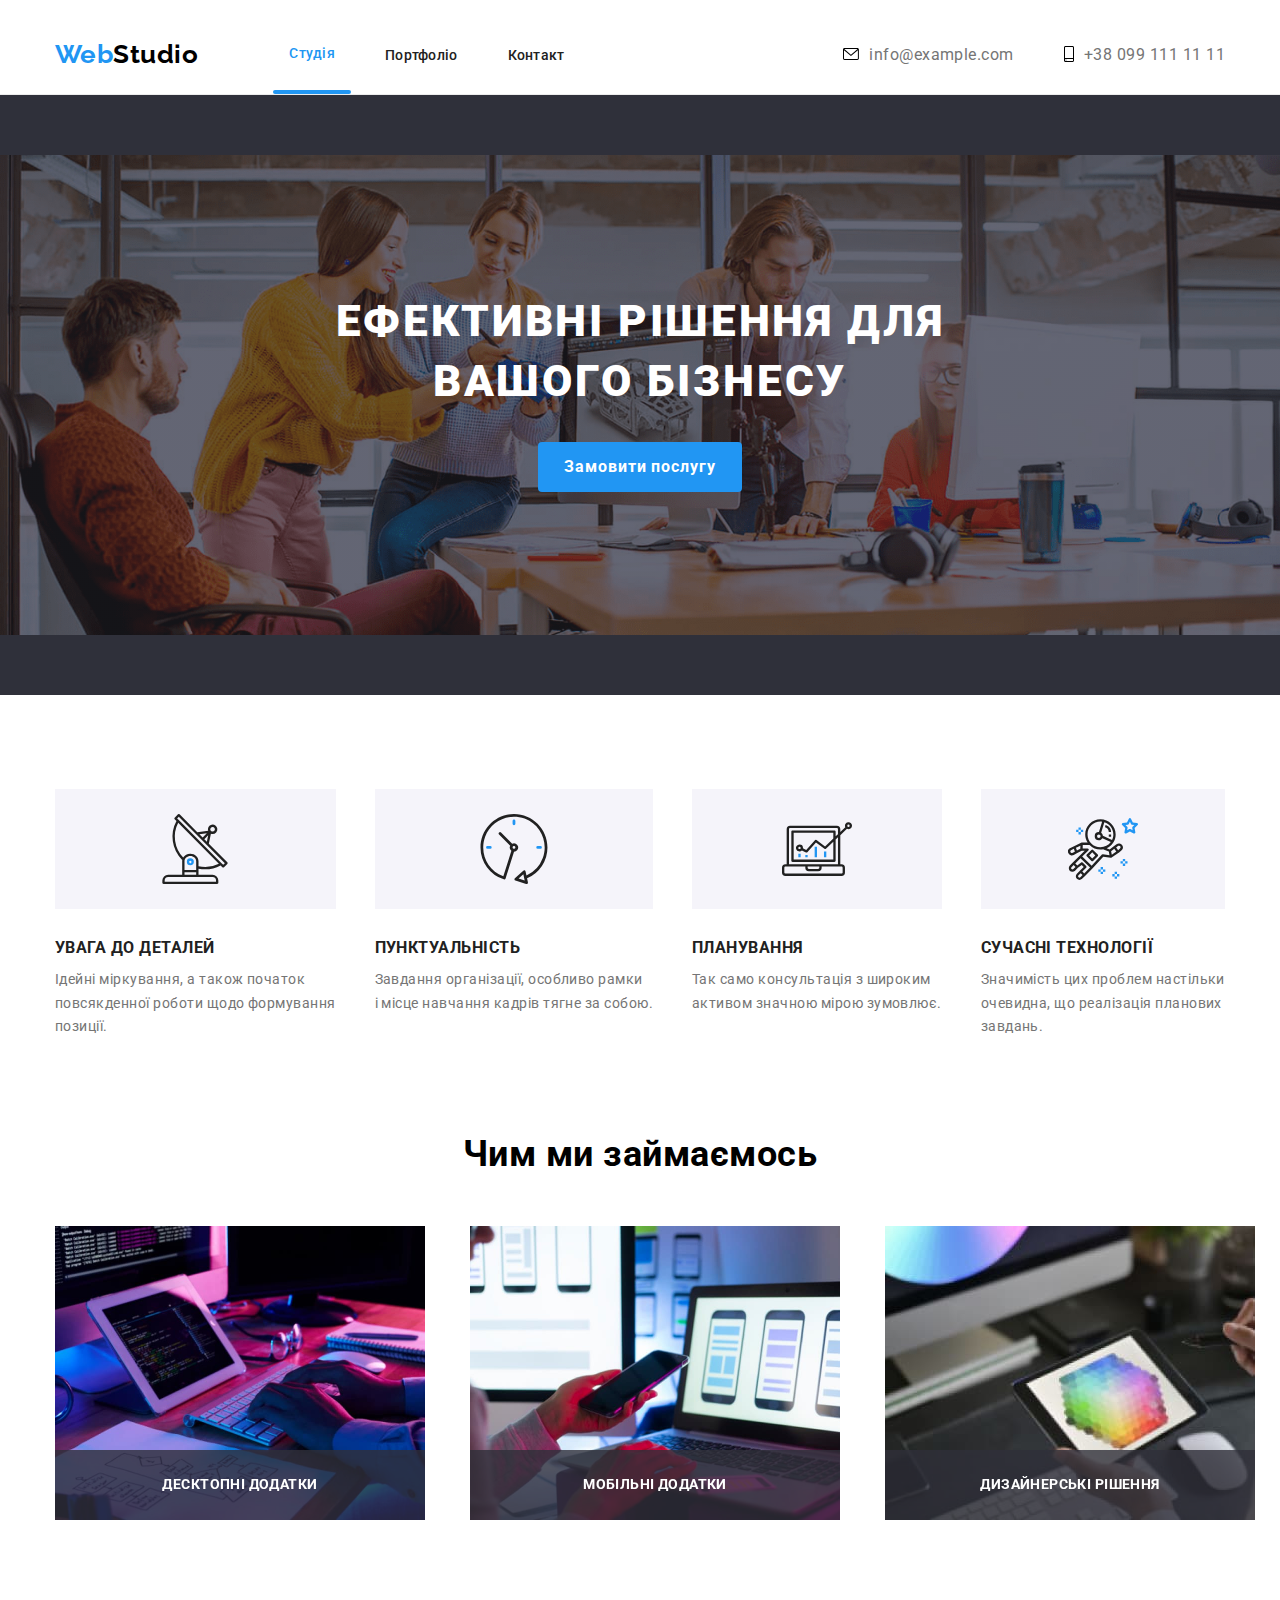
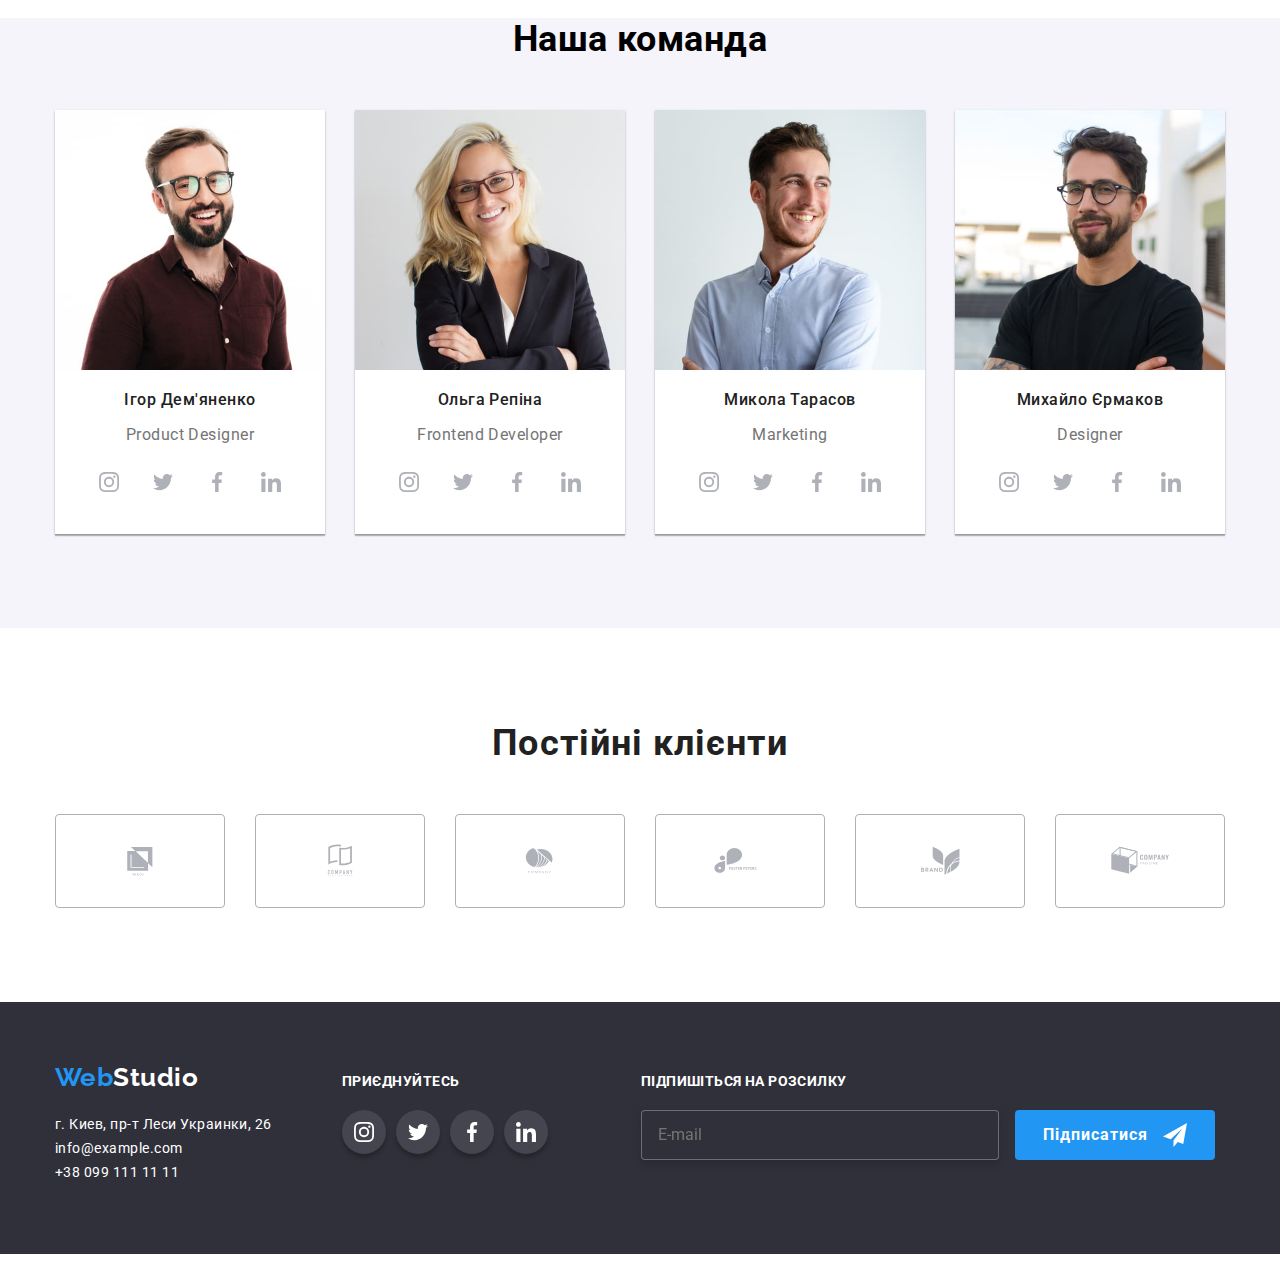
<file: index.html>
<!DOCTYPE html>
<html lang="uk">
  <head>
    <meta charset="UTF-8" />
    <meta http-equiv="X-UA-Compatible" content="IE=edge" />
    <meta name="viewport" content="width=device-width, initial-scale=1.0" />
    <title lang="en">WebStudio</title>
    <link
      href="https://fonts.googleapis.com/css2?family=Raleway:wght@700&family=Roboto:wght@400;500;700;900&display=swap"
      rel="stylesheet"
    />
    <link
      href="https://cdnjs.cloudflare.com/ajax/libs/modern-normalize/1.1.0/modern-normalize.min.css"
      rel="stylesheet"
    />
    <link rel="stylesheet" href="./css/styles.css" />
  </head>
  <body>
    <header>
      <div class="test">
        <div class="container navigation">
          <nav class="nav-container-left">
            <a href="./index.html" lang="en" class="logo"
              >Web<span class="logo-black">Studio</span></a
            >
            <div class="site-nav-container">
              <ul class="site-nav">
                <li>
                  <a href="./index.html" class="current">Студія</a>
                </li>
                <li>
                  <a href="./portfolio.html">Портфоліо</a>
                </li>
                <li>
                  <a href="#">Контакт</a>
                </li>
              </ul>
            </div>
          </nav>
          <div class="nav-container-right">
            <ul class="site-nav-contacts">
              <li class="icon-box">
                <a href="mailto:info@example.com">
                  <svg class="icon-envelope">
                    <use href="./images/symbol-defs.svg#icon-envelope"></use>
                  </svg>
                  <div>info@example.com</div>
                </a>
              </li>
              <li class="icon-box">
                <a href="tel:+380991111111">
                  <svg class="icon-smartphone">
                    <use href="./images/symbol-defs.svg#icon-smartphone"></use>
                  </svg>
                  <div>+38 099 111 11 11</div>
                </a>
              </li>
            </ul>
          </div>
        </div>
      </div>
    </header>

    <main>
      <section class="title-section">
        <div class="container">
          <h1 class="text-big-title">
            Ефективні рішення для<br />
            вашого бізнесу
          </h1>

          <button type="button" class="button-title" data-modal-open>Замовити послугу</button>
      </section>

      <section class="benefits">
        <div class="container">
          <!-- сховали заголовок -->
          <h2 class="visually-hidden">Наші переваги</h2>
          <ul class="benefits-list">
            <li class="icon">
              <h3>Увага до деталей</h3>
              <p>
                Ідейні міркування, а також початок<br />
                повсякденної роботи щодо формування<br />
                позиції.
              </p>
            </li>

            <li class="icon">
              <h3>Пунктуальність</h3>
              <p>
                Завдання організації, особливо рамки<br />
                і місце навчання кадрів тягне за собою.
              </p>
            </li>

            <li class="icon">
              <h3>Планування</h3>
              <p>
                Так само консультація з широким<br />
                активом значною мірою зумовлює.
              </p>
            </li>

            <li class="icon">
              <h3>Сучасні технології</h3>
              <p>
                Значимість цих проблем настільки<br />
                очевидна, що реалізація планових<br />
                завдань.
              </p>
            </li>
          </ul>
          </div>
          <div class="backdrop is-hidden" data-modal>
            <div class="title-modal">
              <button class="modal-button" data-modal-close>
                <svg class="test">
                  <use href="./images/symbol-defs.svg#icon-close-black"></use>
                </svg>
              </button>
              <h2>Залиште свої дані, ми вам передзвонимо</h2>
              <form class="title-form"> 

                <div class="form-group form-first" role="group" aria-labelledby="form-contact">
                  <label>Ім'я
                    <input type="text" name="name" autofocus required autocomplete="name"/>
                    <svg class="form-icon icon-name">
                      <use href="./images/symbol-defs.svg#icon-person-black"></use>
                    </svg>
                  </label>

                  <label>Телефон
                    <input type="tel" name="phone_number" required autocomplete="tel"/>
                    <svg class="form-icon icon-phone">
                      <use href="./images/symbol-defs.svg#icon-phone-black"></use>
                    </svg>
                  </label>

                  <label>Пошта
                    <input type="email" name="email" required autocomplete="email"/>
                    <svg class="form-icon icon-email">
                      <use href="./images/symbol-defs.svg#icon-email-black"></use>
                    </svg>
                  </label>

                  <label>Коментар
                    <textarea name="comment" rows="7" placeholder="Введіть текст" maxlength="1000"></textarea>
                  </label>
                </div>

                <div class="form-group form-second" role="group" aria-labelledby="terms of the contract">
                  <label>
                    <input class="checkbox" type="checkbox" name="policy" value="">
                    Погоджуюся з розсилкою та приймаю
                    <a href="" class="contract">Умови договору</a>
                    <span class="icon-check"></span>
                  </label>
                </div>

                <div class="form-3">
                <button type="submit">Відправити</button>
                </div>
                
              </form>
            </div>
          </div>
      </section>

      <section class="our-works">
        <div class="container">
          <h2>Чим ми займаємось</h2>
          <ul class="our-works-list">
            <li class="our-works-item">
              <img
                src="./images/1/degin1.jpg"
                alt="Людина набирає текст на клавіатурі"
                width="370"
              />
              <div class="our-works-basement">
                <p>Десктопні додатки</p>
              </div>
            </li>
            <li class="our-works-item">
              <img
                src="./images/1/degin2.jpg"
                alt="програміст робить дизайн сайту для телефону"
                width="370"
              />
              <div class="our-works-basement">
                <p>Мобільні додатки</p>
              </div>
            </li>
            <li class="our-works-item">
              <img
                src="./images/1/degin3.jpg"
                alt="дизайнер підбирає кольори"
                width="370"
              />
              <div class="our-works-basement">
                <p>Дизайнерські рішення</p>
              </div>
            </li>
          </ul>
        </div>
      </section>

      <section class="team-title">
        <div class="container">
          <h2>Наша команда</h2>
          <ul class="team-list">
            <li class="team">
              <img
                src="./images/1/igor.jpg"
                alt="Ігор Дем'яненко"
                width="270"
              />
              <h3>Ігор Дем'яненко</h3>
              <p lang="en">Product Designer</p>
              <ul class="action">
                <li class="social-nets">
                  <a href="">
                    <svg class="social-nets-icon">
                      <use
                        href="./images/symbol-defs.svg#icon-instagram-gray"
                      ></use>
                    </svg>
                  </a>
                </li>
                <li class="social-nets">
                  <a href="">
                    <svg class="social-nets-icon">
                      <use
                        href="./images/symbol-defs.svg#icon-twitter-gray"
                      ></use>
                    </svg>
                  </a>
                </li>
                <li class="social-nets">
                  <a href="">
                    <svg class="social-nets-icon">
                      <use
                        href="./images/symbol-defs.svg#icon-facebook-gray"
                      ></use>
                    </svg>
                  </a>
                </li>
                <li class="social-nets">
                  <a href="">
                    <svg class="social-nets-icon">
                      <use
                        href="./images/symbol-defs.svg#icon-linkedin-gray"
                      ></use>
                    </svg>
                  </a>
                </li>
              </ul>
            </li>

            <li class="team">
              <img src="./images/1/olga.jpg" alt="Ольга Репіна" width="270" />
              <h3>Ольга Репіна</h3>
              <p lang="en">Frontend Developer</p>
              <ul class="action">
                <li class="social-nets">
                  <a href="">
                    <svg class="social-nets-icon">
                      <use
                        href="./images/symbol-defs.svg#icon-instagram-gray"
                      ></use>
                    </svg>
                  </a>
                </li>
                <li class="social-nets">
                  <a href="">
                    <svg class="social-nets-icon">
                      <use
                        href="./images/symbol-defs.svg#icon-twitter-gray"
                      ></use>
                    </svg>
                  </a>
                </li>
                <li class="social-nets">
                  <a href="">
                    <svg class="social-nets-icon">
                      <use
                        href="./images/symbol-defs.svg#icon-facebook-gray"
                      ></use>
                    </svg>
                  </a>
                </li>
                <li class="social-nets">
                  <a href="">
                    <svg class="social-nets-icon">
                      <use
                        href="./images/symbol-defs.svg#icon-linkedin-gray"
                      ></use>
                    </svg>
                  </a>
                </li>
              </ul>
            </li>

            <li class="team">
              <img
                src="./images/1/mykola.jpg"
                alt="Микола Тарасов"
                width="270"
              />
              <h3>Микола Тарасов</h3>
              <p lang="en">Marketing</p>
              <ul class="action">
                <li class="social-nets">
                  <a href="">
                    <svg class="social-nets-icon">
                      <use
                        href="./images/symbol-defs.svg#icon-instagram-gray"
                      ></use>
                    </svg>
                  </a>
                </li>
                <li class="social-nets">
                  <a href="">
                    <svg class="social-nets-icon">
                      <use
                        href="./images/symbol-defs.svg#icon-twitter-gray"
                      ></use>
                    </svg>
                  </a>
                </li>
                <li class="social-nets">
                  <a href="">
                    <svg class="social-nets-icon">
                      <use
                        href="./images/symbol-defs.svg#icon-facebook-gray"
                      ></use>
                    </svg>
                  </a>
                </li>
                <li class="social-nets">
                  <a href="">
                    <svg class="social-nets-icon">
                      <use
                        href="./images/symbol-defs.svg#icon-linkedin-gray"
                      ></use>
                    </svg>
                  </a>
                </li>
              </ul>
            </li>

            <li class="team">
              <img
                src="./images/1/mihail.jpg"
                alt="Михайло Єрмаков"
                width="270"
              />
              <h3>Михайло Єрмаков</h3>
              <p lang="en">Designer</p>
              <ul class="action">
                <li class="social-nets">
                  <a href="">
                    <svg class="social-nets-icon">
                      <use
                        href="./images/symbol-defs.svg#icon-instagram-gray"
                      ></use>
                    </svg>
                  </a>
                </li>
                <li class="social-nets">
                  <a href="">
                    <svg class="social-nets-icon">
                      <use
                        href="./images/symbol-defs.svg#icon-twitter-gray"
                      ></use>
                    </svg>
                  </a>
                </li>
                <li class="social-nets">
                  <a href="">
                    <svg class="social-nets-icon">
                      <use
                        href="./images/symbol-defs.svg#icon-facebook-gray"
                      ></use>
                    </svg>
                  </a>
                </li>
                <li class="social-nets">
                  <a href="">
                    <svg class="social-nets-icon">
                      <use
                        href="./images/symbol-defs.svg#icon-linkedin-gray"
                      ></use>
                    </svg>
                  </a>
                </li>
              </ul>
            </li>
          </ul>
        </div>
      </section>

      <section>
        <div class="container section-client">
          <h2>Постійні клієнти</h2>
          <ul class="client">
            <li>
              <a href="">
                <svg class="client-icon">
                  <use href="./images/symbol-defs.svg#icon-Client-1"></use>
                </svg>
              </a>
            </li>
            <li>
              <a href="">
                <svg class="client-icon">
                  <use href="./images/symbol-defs.svg#icon-Client-2"></use>
                </svg>
              </a>
            </li>
            <li>
              <a href="">
                <svg class="client-icon">
                  <use href="./images/symbol-defs.svg#icon-Client-3"></use>
                </svg>
              </a>
            </li>
            <li>
              <a href="">
                <svg class="client-icon">
                  <use href="./images/symbol-defs.svg#icon-Client-4"></use>
                </svg>
              </a>
            </li>
            <li>
              <a href="">
                <svg class="client-icon">
                  <use href="./images/symbol-defs.svg#icon-Client-5"></use>
                </svg>
              </a>
            </li>
            <li>
              <a href="">
                <svg class="client-icon">
                  <use href="./images/symbol-defs.svg#icon-Client-6"></use>
                </svg>
              </a>
            </li>
          </ul>
        </div>
      </section>
    </main>

    <footer>
      <div class="container footer-container">
        <div class="footer-left">
          <a href="./index.html" lang="en" class="logo logo-focus"
            >Web<span class="logo-white">Studio</span></a
          >
          <address>
            <ul class="footer-address">
              <li>
                <a
                  href="https://goo.gl/maps/CPtrU1FHBa2aNyZL9"
                  target="_blank"
                  rel="noopener noreferrer nofollow"
                  >г. Киев, пр-т Леси Украинки, 26</a
                ><br />
              </li>

              <li class="foorer-mail">
                <a href="mailto:info@example.com">info@example.com</a><br />
              </li>

              <li class="foorer-phone">
                <a href="tel:+380991111111">+38 099 111 11 11</a>
              </li>
            </ul>
          </address>
        </div>
        <div class="join">
          <h2>Приєднуйтесь</h2>
          <ul class="footer-icon">
            <li class="grey-icon-set">
              <a href="">
                <svg class="grey-icon-item">
                  <use
                    href="./images/symbol-defs.svg#icon-instagram-white"
                  ></use>
                </svg>
              </a>
            </li>
            <li class="grey-icon-set">
              <a href="">
                <svg class="grey-icon-item">
                  <use href="./images/symbol-defs.svg#icon-twitter-white"></use>
                </svg>
              </a>
            </li>
            <li class="grey-icon-set">
              <a href="">
                <svg class="grey-icon-item">
                  <use
                    href="./images/symbol-defs.svg#icon-facebook-white"
                  ></use>
                </svg>
              </a>
            </li>
            <li class="grey-icon-set">
              <a href="">
                <svg class="grey-icon-item">
                  <use
                    href="./images/symbol-defs.svg#icon-linkedin-white"
                  ></use>
                </svg>
              </a>
            </li>
          </ul>
        </div>
        <div class="mailing">
          <h2>Підпишіться на розсилку</h2>
          <div class="mailing-form">
            <form>
              <input type="email" name="E-mail" placeholder="E-mail" required >
              <button type="submit">Підписатися
                <svg class="icon-button">
                  <use href="./images/symbol-defs.svg#icon-icon-send"></use>
                </svg>
              </button>
            </form>
        </div>
      </div>
    </footer>

    <script src="./js/modal.js"></script>

  </body>
</html>
</file>
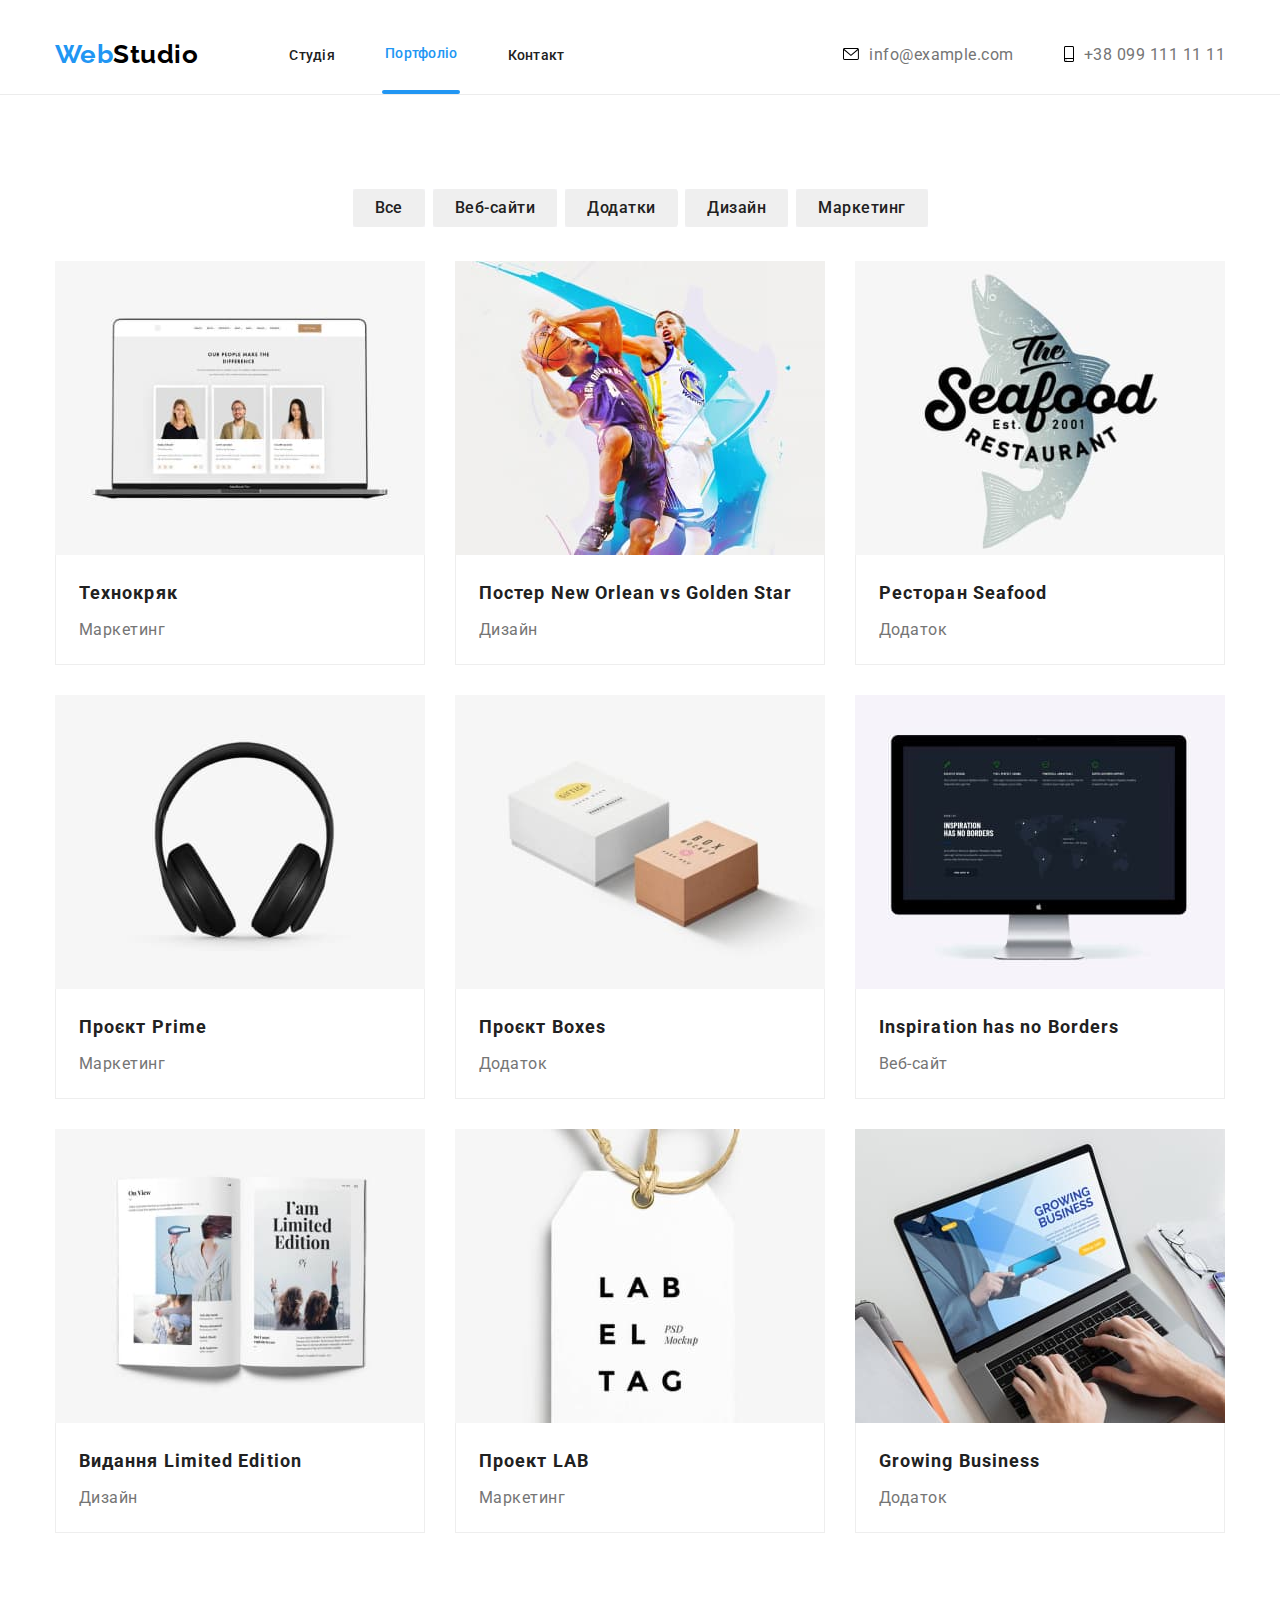
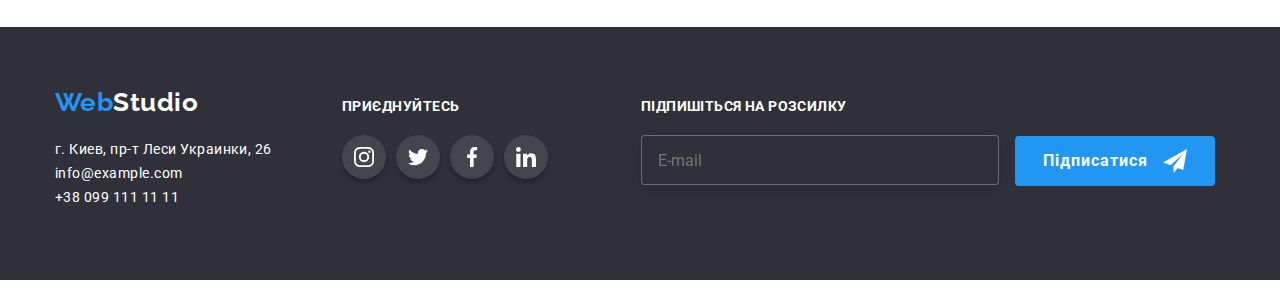
<file: portfolio.html>
<!DOCTYPE html>
<html lang="uk">
  <head>
    <meta charset="UTF-8" />
    <meta http-equiv="X-UA-Compatible" content="IE=edge" />
    <meta name="viewport" content="width=device-width, initial-scale=1.0" />
    <title lang="en">WebStudio</title>
    <link
      href="https://fonts.googleapis.com/css2?family=Raleway:wght@700&family=Roboto:wght@400;500;700;900&display=swap"
      rel="stylesheet"
    />
    <link
      href="https://cdnjs.cloudflare.com/ajax/libs/modern-normalize/1.1.0/modern-normalize.min.css"
      rel="stylesheet"
    />
    <link rel="stylesheet" href="./css/styles.css" />
  </head>

  <body>
    <header>
      <div class="container navigation">
        <nav class="nav-container-left">
          <a href="./index.html" lang="en" class="logo"
            >Web<span class="logo-black">Studio</span></a
          >
          <div class="site-nav-container">
            <ul class="site-nav">
              <li>
                <a href="./index.html">Студія</a>
              </li>
              <li>
                <a href="./portfolio.html" class="current">Портфоліо</a>
              </li>
              <li>
                <a href="#">Контакт</a>
              </li>
            </ul>
          </div>
        </nav>
        <div class="nav-container-right">
          <ul class="site-nav-contacts">
            <li class="icon-box">
              <a href="mailto:info@example.com">
                <svg class="icon-envelope">
                  <use href="./images/symbol-defs.svg#icon-envelope"></use>
                </svg>
                <div>info@example.com</div>
              </a>
            </li>
            <li class="icon-box">
              <a href="tel:+380991111111">
                <svg class="icon-smartphone">
                  <use href="./images/symbol-defs.svg#icon-smartphone"></use>
                </svg>
                <div>+38 099 111 11 11</div>
              </a>
            </li>
          </ul>
        </div>
      </div>
    </header>

    <main>
      <div class="container">
        <div class="portfolio-buttons">
          <h1 class="visually-hidden">Портфоліо</h1>
          <ul class="list-buttons">
            <li class="item-button">
              <button type="button">Все</button>
            </li>

            <li class="item-button">
              <!--щоб не робився перенос тире, вставляємо спец-символ-->
              <button type="button">Веб&#8209;сайти</button>
            </li>

            <li class="item-button">
              <button type="button">Додатки</button>
            </li>

            <li class="item-button">
              <button type="button">Дизайн</button>
            </li>

            <li class="item-button">
              <button type="button">Маркетинг</button>
            </li>
          </ul>
        </div>

        <div class="portfolio">
          <ul class="card-set">
            <li class="item">
              <a href="#">
                <div class="card">
                  <img
                    src="./images/2/tehnokryak.jpg"
                    alt="tehnokryak"
                    width="370"
                  />
                  <div class="modal-box">
                    <p class="modal-text">
                      Ресурс пропонує комплексні пропозиції з різним рівнем
                      функціоналу та сервісів. Все це дозволить відвідувачу
                      отримати вичерпні відомості про компанію чи приватну
                      особу.
                    </p>
                  </div>
                </div>
                <div class="under-foto">
                  <h2>Технокряк</h2>
                  <p>Маркетинг</p>
                </div>
              </a>
            </li>

            <li class="item">
              <a href="#">
                <div class="card">
                  <img
                    src="./images/2/poster-new.jpg"
                    alt="poster"
                    width="370"
                  />
                  <div class="modal-box">
                    <p class="modal-text">
                      Ресурс пропонує комплексні пропозиції з різним рівнем
                      функціоналу та сервісів. Все це дозволить відвідувачу
                      отримати вичерпні відомості про компанію чи приватну
                      особу.
                    </p>
                  </div>
                </div>
                <div class="under-foto">
                  <h2>Постер New Orlean vs Golden Star</h2>
                  <p>Дизайн</p>
                </div>
              </a>
            </li>

            <li class="item">
              <a href="#">
                <div class="card">
                  <img
                    src="./images/2/restoran.jpg"
                    alt="restoran"
                    width="370"
                  />
                  <div class="modal-box">
                    <p class="modal-text">
                      Ресурс пропонує комплексні пропозиції з різним рівнем
                      функціоналу та сервісів. Все це дозволить відвідувачу
                      отримати вичерпні відомості про компанію чи приватну
                      особу.
                    </p>
                  </div>
                </div>
                <div class="under-foto">
                  <h2>Ресторан Seafood</h2>
                  <p>Додаток</p>
                </div>
              </a>
            </li>

            <li class="item">
              <a href="#">
                <div class="card">
                  <img src="./images/2/prime.jpg" alt="prime" width="370" />
                  <div class="modal-box">
                    <p class="modal-text">
                      Ресурс пропонує комплексні пропозиції з різним рівнем
                      функціоналу та сервісів. Все це дозволить відвідувачу
                      отримати вичерпні відомості про компанію чи приватну
                      особу.
                    </p>
                  </div>
                </div>
                <div class="under-foto">
                  <h2>Проєкт Prime</h2>
                  <p>Маркетинг</p>
                </div>
              </a>
            </li>

            <li class="item">
              <a href="#">
                <div class="card">
                  <img src="./images/2/boxes.jpg" alt="boxes" width="370" />
                  <div class="modal-box">
                    <p class="modal-text">
                      Ресурс пропонує комплексні пропозиції з різним рівнем
                      функціоналу та сервісів. Все це дозволить відвідувачу
                      отримати вичерпні відомості про компанію чи приватну
                      особу.
                    </p>
                  </div>
                </div>
                <div class="under-foto">
                  <h2>Проєкт Boxes</h2>
                  <p>Додаток</p>
                </div>
              </a>
            </li>

            <li class="item">
              <a href="#">
                <div class="card">
                  <img
                    src="./images/2/inspiration.jpg"
                    alt="inspiration"
                    width="370"
                  />
                  <div class="modal-box">
                    <p class="modal-text">
                      Ресурс пропонує комплексні пропозиції з різним рівнем
                      функціоналу та сервісів. Все це дозволить відвідувачу
                      отримати вичерпні відомості про компанію чи приватну
                      особу.
                    </p>
                  </div>
                </div>
                <div class="under-foto">
                  <h2>Inspiration has no Borders</h2>
                  <p>Веб-сайт</p>
                </div>
              </a>
            </li>

            <li class="item">
              <a href="#">
                <div class="card">
                  <img
                    src="./images/2/limited.jpg"
                    alt="limited edition"
                    width="370"
                  />
                  <div class="modal-box">
                    <p class="modal-text">
                      Ресурс пропонує комплексні пропозиції з різним рівнем
                      функціоналу та сервісів. Все це дозволить відвідувачу
                      отримати вичерпні відомості про компанію чи приватну
                      особу.
                    </p>
                  </div>
                </div>
                <div class="under-foto">
                  <h2>Видання Limited Edition</h2>
                  <p>Дизайн</p>
                </div>
              </a>
            </li>

            <li class="item">
              <a href="#">
                <div class="card">
                  <img src="./images/2/lab.jpg" alt="proect lab" width="370" />
                  <div class="modal-box">
                    <p class="modal-text">
                      Ресурс пропонує комплексні пропозиції з різним рівнем
                      функціоналу та сервісів. Все це дозволить відвідувачу
                      отримати вичерпні відомості про компанію чи приватну
                      особу.
                    </p>
                  </div>
                </div>
                <div class="under-foto">
                  <h2>Проект LAB</h2>
                  <p>Маркетинг</p>
                </div>
              </a>
            </li>

            <li class="item">
              <a href="#">
                <div class="card">
                  <img
                    src="./images/2/growing.jpg"
                    alt="Growing Business"
                    width="370"
                  />
                  <div class="modal-box">
                    <p class="modal-text">
                      Ресурс пропонує комплексні пропозиції з різним рівнем
                      функціоналу та сервісів. Все це дозволить відвідувачу
                      отримати вичерпні відомості про компанію чи приватну
                      особу.
                    </p>
                  </div>
                </div>
                <div class="under-foto">
                  <h2>Growing Business</h2>
                  <p>Додаток</p>
                </div>
              </a>
            </li>
          </ul>
        </div>
      </div>
    </main>

    <footer>
      <div class="container footer-container">
        <div class="footer-left">
          <a href="./index.html" lang="en" class="logo logo-focus"
            >Web<span class="logo-white">Studio</span></a
          >
          <address>
            <ul class="footer-address">
              <li>
                <a
                  href="https://goo.gl/maps/CPtrU1FHBa2aNyZL9"
                  target="_blank"
                  rel="noopener noreferrer nofollow"
                  >г. Киев, пр-т Леси Украинки, 26</a
                ><br />
              </li>

              <li class="foorer-mail">
                <a href="mailto:info@example.com">info@example.com</a><br />
              </li>

              <li class="foorer-phone">
                <a href="tel:+380991111111">+38 099 111 11 11</a>
              </li>
            </ul>
          </address>
        </div>
        <div class="join">
          <h2>Приєднуйтесь</h2>
          <ul class="footer-icon">
            <li class="grey-icon-set">
              <a href="">
                <svg class="grey-icon-item">
                  <use
                    href="./images/symbol-defs.svg#icon-instagram-white"
                  ></use>
                </svg>
              </a>
            </li>
            <li class="grey-icon-set">
              <a href="">
                <svg class="grey-icon-item">
                  <use href="./images/symbol-defs.svg#icon-twitter-white"></use>
                </svg>
              </a>
            </li>
            <li class="grey-icon-set">
              <a href="">
                <svg class="grey-icon-item">
                  <use
                    href="./images/symbol-defs.svg#icon-facebook-white"
                  ></use>
                </svg>
              </a>
            </li>
            <li class="grey-icon-set">
              <a href="">
                <svg class="grey-icon-item">
                  <use
                    href="./images/symbol-defs.svg#icon-linkedin-white"
                  ></use>
                </svg>
              </a>
            </li>
          </ul>
        </div>
        <div class="mailing">
          <h2>Підпишіться на розсилку</h2>
          <div class="mailing-form">
            <form>
              <input type="email" name="E-mail" placeholder="E-mail" required >
              <button type="submit">Підписатися
                <svg class="icon-button">
                  <use href="./images/symbol-defs.svg#icon-icon-send"></use>
                </svg>
              </button>
            </form>
        </div>
      </div>
    </footer>

  </body>
</html>
</file>
<file: css/styles.css>
:root {
    --title-text-color: rgba(33, 33, 33, 1);
    --pargraf-text-color: rgba(117, 117, 117, 1);
    --dark-background: rgba(47, 48, 58, 1);
    --white: rgba(255, 255, 255, 1);
    --blue: rgba(33, 150, 243, 1);

}

:focus {
    outline: none;
}

a:hover {
    border: blue;
}

hover,
focus,
focus-within {
    transition: 250ms cubic-bezier(0.4, 0, 0.2, 1);
}


body {
    background-color: var(--white);
    font-family: roboto, sans-serif;
    letter-spacing: 0.03em;
    line-height: 1.2;

    margin-top: 15px;
    margin-bottom: 15px;
}

body a {
    text-decoration: none;
    color: currentColor;
}

/* убираем маркеры в списках */
ul {
    list-style: none;
    margin: 0;
    padding: 0;
}

button {
    font-family: inherit;
    cursor: pointer;
    color: var(--title-text-color);
    font-weight: 500;
    font-size: 16px;
    line-height: 1.62;
    text-align: center;
    letter-spacing: 0.03em;
    border: none;
    border-radius: 4px;
    padding: 6px 22px;
    transition: 250ms cubic-bezier(0.4, 0, 0.2, 1);
}

/* цвет кнопки гпавной при ховере 188CE8 */
button:hover {
    color: var(--white);
    background-color: var(--blue);

}

button:focus {
    color: var(--white);
    background-color: var(--blue);
    outline: 3px solid black;
}

.container {
    margin-left:auto;
    margin-right: auto;
    padding-left: 15px;
    padding-right: 15px;
    width: 1200px;
    outline: 2px solid none;
}

.visually-hidden {
    position: absolute;
    white-space: nowrap;
    width: 1px;
    height: 1px;
    overflow: hidden;
    border: 0;
    padding: 0;
    clip: rect(0 0 0 0);
    clip-path: inset(50%);
    margin: -1px;
}

.logo {
    color: var(--blue);
    font-size: 26px;
    font-family: raleway, sans-serif;
    font-weight: 700;
    font-size: 26px;
    line-height: 1.19;
    }

.logo-black {
    color: rgba(0, 0, 0, 1);
}

.logo-white {
    color: var(--white);
}

header {
    border-bottom: 1px solid rgba(236, 236, 236, 1);
}

.navigation {
    position: relative;
    display: flex;
    align-items: center;
    padding-top: 24px;
    padding-bottom: 24px;
    
}

.nav-container-left {
    display: flex;
    align-items: center;
    
}
.site-nav-container {
    margin-left: 91px;
}

.site-nav-container li {
    margin-right: 50px;
}

.site-nav {
    display: flex;
    align-items: center;
    margin: 0;
    padding: 0;
}

.site-nav a {
    color: var(--title-text-color);
    font-weight: 500;
    font-size: 14px;
    line-height: 1.14;
    letter-spacing: 0.02em;
}

/* виділяємо поточну сторінку(студіо, портфоліо, контакти) */
.site-nav a.current {
    color: var(--blue);
    display: flex;
    justify-content: center;
}

.current::after {
    position: absolute;
    bottom: 0;
    content: "";
    width: 78px;
    height: 4px;
    background-color: currentColor;
    border-radius: 2px;
}

.navigation a:hover {
    color: var(--blue);
    fill: var(--blue);
}

.navigation a:focus {
    color: var(--blue);
    fill: var(--blue);
    outline: 3px solid black;
}

.nav-container-right {
    margin-left: auto;
    align-items: center;
}

.site-nav-contacts {
    display: flex;
    align-items: center;
    margin: 0;
    padding: 0;
}

.site-nav-contacts a {
    color: var(--pargraf-text-color);
}

.site-nav-contacts a:hover {
    color: var(--blue);
}

.site-nav-contacts a:focus {
    color: var(--blue);
    outline: 3px solid black;
}

.site-nav-contacts li {
    margin-left: 50px;
}

.icon-envelope {
    width: 16px;
    height: 12px;
    margin-right: 10px;
}

.icon-smartphone {
    width: 10px;
    height: 16px;
    margin-right: 10px;
}

.icon-box a {
    display: flex;
    align-items: center;
}
.title-section {
    max-width: 1600px;
    margin-left: auto;
    margin-right: auto;
    height: 600px;
    color: var(--white);
    background-image: linear-gradient(
        to right,
        rgba(47, 48, 58, 0.4),
        rgba(47, 48, 58, 0.4)
        ), url(../images/1/bg-title.png);
    background-color: var(--dark-background);
    background-size: contain;
    background-position: center;
    background-repeat: no-repeat;
    text-align: center;
    outline: 2px solid none;
    padding-top: 197px;
    padding-bottom: 203px;
}

/* зробили всі літери великими text-transform: uppercase; */
.text-big-title {
    font-weight: 900;
    font-size: 44px;
    line-height: 1.36;
    letter-spacing: 0.06em;
    text-transform: uppercase;
    text-align: center;
    margin: 0;
}
/*основа під модальне вікно*/
.backdrop {
    position: fixed;
    top: 0;
    left: 0;
    width: 100%;
    height: 100%;
    background-color: rgba(0, 0, 0, 0.2);
    transition: 250ms cubic-bezier(0.4, 0, 0.2, 1);
}

.backdrop.is-hidden {
    opacity: 0;
    pointer-events: none;
}

.backdrop.is-hidden .title-modal {
    transform: scale(0.8) translate(-50%, -50%);
}

.title-modal {
    /*ставимо модальне вікно по центру*/
    position: absolute;
    top: 50%;
    left: 50%;
    transform:scale(1) translate(-50%, -50%);

    display: block;
    min-width: 528px;
    min-height: 581px;
    padding: 40px;

    background-color: var(--white);
    box-shadow: 0px 1px 3px rgba(0, 0, 0, 0.12), 0px 1px 1px rgba(0, 0, 0, 0.14), 0px 2px 1px rgba(0, 0, 0, 0.2);
    border-radius: 4px;
    z-index: 2;
    
}

.title-modal h2 {
    margin-top: 0;
    margin-bottom: 0;
}

.title-form {
    display: inline-block;
    width: 100%;
}

.form-first {
    display: block;
    margin-top: 2px;

}

.form-first label {
    position: relative;
    display: flex;
    flex-direction: column;
    margin-top: 10px;

    font-weight: 400;
    font-size: 12px;
    line-height: 1,17px;
    letter-spacing: 0.01em;
    color: var(--pargraf-text-color);
}

textarea {
    resize: none;
    padding: 11px 16px;
}

.form-first input,
.form-first textarea {
    margin-top: 4px;
    border: 1px solid rgba(33, 33, 33, 0.2);
    border-radius: 4px;
}

.form-first input {
    height: 40px;
    padding-left: 42px;
}

.form-first textarea::placeholder {
    font-style: normal;
    font-weight: 400;
    font-size: 12px;
    line-height: 14px;
    letter-spacing: 0.01em;
    color: rgba(117, 117, 117, 0.5);
}

.form-first input:focus,
.form-first textarea:focus {
    border: 1px solid var(--blue);
}

.form-first input:focus+ .form-icon {
    fill: var(--blue);
}

.form-icon {
    width: 18px;
    position: absolute;
    z-index: 2;
    left: 12px;
    top: -65%;
    fill: var(--title-text-color);
}

.checkbox {
    /*
    appearance: none;
    -moz-appearance: none;
    -webkit-appearance: none;
*/
    position: absolute;
    width: 1px;
    height: 1px;
    margin: -1px;
    border: 0;
    padding: 0;
    clip: rect(0 0 0 0);
    overflow: hidden;

}

.form-second {
    position: relative;
    margin-top: 20px;
}

.form-second label {
    display: flex;
    justify-content: center;
} 


.icon-check {
    position: absolute;
    left: 9px;
    top: 1px;
    content: "";
    width: 16px;
    height: 15px;
    border: 2px solid var(--title-text-color);
    border-radius: 10%;
}

.checkbox:checked~ .icon-check {
   background-image: url(../images/icons.svg/icon-check.svg);
   background-size: contain;
   background-origin: border-box;
   border-color: transparent;
}


.contract {
    text-decoration: underline;
    color: var(--blue);
}

.form-3{
    text-align: center;
}

.title-form button {
    margin-top: 30PX;
    padding: 10px 52px;
}

.form-3 button {
    
    background-color: var(--blue);
    color: var(--white);
    font-weight: 700;
    font-size: 16px;
    line-height: 1.88;
    letter-spacing: 0.06em;
}

.modal-button {
    position: absolute;
    right: 8px;
    top: 8px;
    /*background-image:url(../images/icons.svg/button-X.svg) ;
    background-position: center;
    background-repeat: no-repeat;
    /*color: #000000;*/
    background-color: var(--white);
    width: 30px;
    height: 30px;
    padding: 6px;
    border-radius: 50%;
    border: 1px solid rgba(0, 0, 0, 0.1);
}

.modal-button svg {
    position: absolute;
    top: 50%;
    right: 50%;
    transform: translate(50%, -50%);
    fill: 000000;
    width: 18px;
    height: 18px;
    z-index: 5;
}

.modal-button svg:hover,
.modal-button svg:focus {
    fill: var(--blue);
}

.modal-button:hover,
.modal-button:focus {
    background-color: var(--white);
    fill: var(--blue);
}

.button-title {
    background-color: var(--blue);
    color: var(--white);
    font-weight: 700;
    font-size: 16px;
    line-height: 30px;
    letter-spacing: 0.06em;
    margin-top: 30px;
    border: none;
    padding: 10px 26px;

    /* міняє на кнопці ховер на бекгоараунді за 250мс за схемою  -працює в обидві сторори (якщо записати на ховері , то буде працювати тільки при поверненні з ховера)*/
    transition: background-color 250ms cubic-bezier(0.4, 0, 0.2, 1);
}

.button-title:hover {
    background-color: rgba(24, 140, 232, 1);
}

.button-title:focus {
    background-color: rgba(24, 140, 232, 1);
    outline: 3px solid black;
}

.benefits {
    font-size: 14px;
    outline: 2px solid none;
    padding-top: 94px;
    padding-bottom: 94px;
}

.benefits-list {
    display: flex;
    justify-content: space-between;
    margin-right: -30px;
}

.benefits-list li {
    margin-right: 30px;
}

/* не можна так робити якщо буде hover, focus*/
.icon::before {
    display: block;
    content: "";
    height: 120px;
    background-color: rgba(245, 244, 250, 1);
    background-size: 70px;
    background-repeat: no-repeat;
    background-position: center;
}

.icon:nth-child(1)::before {
    background-image: url(../images/icons.svg/antenna.svg);
    
}

.icon:nth-child(2)::before {
    background-image: url(../images/icons.svg/clock.svg);
}

.icon:nth-child(3)::before {
    background-image: url(../images/icons.svg/diagram.svg);
}

.icon:nth-child(4)::before {
    background-image: url(../images/icons.svg/astronaut.svg);
}

.benefits-list h3 {
    color: var(--title-text-color);
    font-weight: 700;
    line-height: 1.14;
    text-transform: uppercase;
    padding-top: 30px;
    margin-top: 0;
    margin-bottom: 0;
}

.benefits-list p {
    color: var(--pargraf-text-color);
    font-weight: 400;
    line-height: 1.71;
    margin-top: 10px;
    margin-bottom: 0;
}

.our-works {
    padding-bottom: 94px;
    outline: 2px solid none;
}

.our-works h2 {
    font-weight: 700;
    font-size: 36px;
    line-height: 1.17;
    text-align: center;
    margin: 0;
}

.our-works-list {
    display: flex;
    margin-top: 50px;
    margin-bottom: 0;
    margin-right: -30px;
    justify-content: space-between;
}

.our-works-item {
    position: relative;
    gap: 30px;
}


.our-works-basement {
    position: absolute;
    display: flex;
    justify-content: center;
    align-items: center;
    bottom: 4px;
    left: 0;
    width: 100%;
    height: 70px;
    background-color:rgba(47, 48, 58, 0.8);
}

.our-works-basement p {
    font-style: 700;
    font-weight: 700;
    font-size: 14px;
    line-height: 1.14;
    text-align: center;
    letter-spacing: 0.03em;
    text-transform: uppercase;
    color: var(--white);
    margin-top: 0;
    margin-bottom: 0;
}

.team-title {
    padding-bottom: 94px;
    outline: 2px solid none;
    background-color: rgba(245, 244, 250, 1);
}

.team-title h2 {
    font-weight: 700;
    font-size: 36px;
    line-height: 1.17;
    text-align: center;
    margin: 0;
}

.team-list {
    display: flex;
    margin-top: 50px;
    margin-bottom: 0;
    margin-right: -30px;
    justify-content: space-between;
}

.team {
    text-align: center;
    background-color: var(--white);
    font-size: 16px;
    line-height: 1.19;
    margin-right: 30px;
    padding-bottom: 30px;
    box-shadow: 0px 2px 1px rgba(0, 0, 0, 0.2), 0px 1px 1px rgba(0, 0, 0, 0.14), 0px 1px 3px rgba(0, 0, 0, 0.12);
}

.team h3 {
    font-size: 16px;
    font-weight: 500;
    color: var(--title-text-color);
}

.team p {
    color: var(--pargraf-text-color);
    font-weight: 400;
}

/*.team p::after {
    display: block;
    content: "";
    height: 44px;
    margin-top: 16px;
    background-size: 44px;
    background-repeat: no-repeat;
    background-position: 32px, 86px, 140px, 194px;
    background-image: url(../images/icons.svg/insta.svg), url(../images/icons.svg/Twitter.svg), url(../images/icons.svg/FB.svg), url(../images/icons.svg/in.svg);
}

*/

.action {
    display: flex;
    padding: 0 32px;
    margin: 0;
    list-style: none;
    justify-content: space-between;
    align-items: center;
}

.social-nets {
    padding: 12px;
    border: none;
    color: rgba(175, 177, 184, 1);
    border-radius: 50%;
    width: 44px;
    height: 44px;
    justify-content: center;
    transition: 250ms cubic-bezier(0.4, 0, 0.2, 1);
}

.social-nets-icon {
    
    width: 20px;
    height: 20px;
    fill: currentColor;
    }
    


.social-nets:hover,
.social-nets:focus-within {
    color: rgba(255, 255, 255, 1);
    background-color: var(--blue);
}

.section-client {
    padding-top: 94px;
    padding-bottom: 94px;

}

.section-client h2 {
    
    font-style: normal;
    font-weight: 700;
    font-size: 36px;
    line-height: 1.17;
    text-align: center;
    letter-spacing: 0.03em;
    color: var(--title-text-color);
    margin-bottom: 50px;
    margin-top: 0;

}

.client {
    display: flex;
    justify-content: space-between;
    
}

.client li {
    width: 170px;
}

.client a {
    width:100%;
    border: solid 1px rgba(175, 177, 184, 1);
    border-radius: 4px;
    padding: 16px 32px;
    display: flex;
    fill: rgba(175, 177, 184, 1);
    transition: 250ms cubic-bezier(0.4, 0, 0.2, 1);
    
}

.client-icon {
    width: 106px;
    height: 60px;
}

.client a:hover,
.client a:focus {
    box-shadow: 0px 4px 4px rgba(0, 0, 0, 0.25);
    border-color:var(--blue);
    fill:var(--blue);
}

/*--------------------------------------------Footer-------------------------------------------------------------*/

footer {
    background-color: var(--dark-background);
    color: var(--white);
    outline: 2px solid none;
}

.footer-left {
    margin-top: 60px;
    margin-bottom: 60px;
}

footer a {
    color: var(--white);
}

address {
    margin-top: 20px;
}

.footer-address {
    font-style: normal;
    font-weight: 400;
    font-size: 14px;
    line-height: 1.71;
}

.foorer-mail,
.foorer-phone {
    color: rgba(255, 255, 255, 0.6);
}

.footer-container {
    display: flex;
}

.logo-focus:focus {
   outline: 3px solid black;
}

.footer-address a:focus {
    outline: 3px solid black;
}

.join {
    margin-left: 70px;
    margin-top: 72px;
    margin-bottom: 100px;
}

.join h2 {
    font-style: 700;
    font-size: 14px;
    Line-height: 1.14;
    text-transform: uppercase;
    margin: 0;
    
}

.footer-icon {
    display: flex;
    margin-top: 20px;
}

.grey-icon-set {
    width: 44px;
    height: 44px;
    padding: 12px;
    border-radius: 50%;
    margin-right: 10px;
    color: var(--white);
    background-color: rgba(255, 255, 255, 0.1);
    box-shadow: 0px 4px 4px rgba(0, 0, 0, 0.25);
    transition: 250ms cubic-bezier(0.4, 0, 0.2, 1);
}

.grey-icon-set:last-child {
    margin-right: 0;
}

.grey-icon-item {
    width: 20px;
    height: 20px;
}

.grey-icon-set:hover,
.grey-icon-set:focus-within {
    background-color: var(--blue);
}

.mailing {
    margin-left: 93px;
    margin-top: 72px;
    margin-bottom: 94px;
}

.mailing h2 {
    font-weight: 700;
    font-size: 14px;
    line-height: 1.14;
    letter-spacing: 0.03em;
    text-transform: uppercase;
    color: var(--white);
    margin-top: 0;
    margin-bottom: 20px;
}

.mailing-form input {
    width: 358px;
    height: 50px;
    margin-right: 12px;
    padding-left: 16px;
    background-color: var(--dark-background);
    color: var(--white);
    border: 1px solid rgba(255, 255, 255, 0.3);
    filter: drop-shadow(0px 4px 4px rgba(0, 0, 0, 0.15));
    border-radius: 4px;
}

.mailing-form input:focus {
    border: 3px solid black;
}

.mailing-form button {
    position: relative;
    text-align: left;
    padding-left: 28px;
    background-color: var(--blue);
    color: var(--white);
    width: 200px;
    height: 50px;
    font-weight: 700;
    font-size: 16px;
    line-height: 30px;
    letter-spacing: 0.06em;
   
}


.icon-button {
    position: absolute;
    right: 28px;
    top: 13px;
    width: 24px;
    height: 24px;
    margin-left: 10px;
}

/*.mailing-form {
    display: flex;
    padding: 15px 0 15px 16px;
    margin-right: 12px;
    width: 358px;
    height: 50px;
    /*border: 1px solid rgba(255, 255, 255, 0.3);
    filter: drop-shadow(0px 4px 4px rgba(0, 0, 0, 0.15));
    border-radius: 4px;
}

.mailing-form input {
    background-color: var(--dark-background);
}

.mailing button {
    font-weight: 700;
    font-size: 16px;
    line-height: 30px;
    letter-spacing: 0.06em;
    color: var(--white);
    background-color: var(--blue);
}*/

/*--------------------------------------------Portfolio-------------------------------------------------------------*/

.portfolio-buttons {
    margin-left: auto;
    margin-right: auto;
    width: 575px;
    outline: 2px solid none;
    margin-top: 94px;
}


.list-buttons {
    display: flex;
    flex-direction: column(row);
    padding-left: 0;
    margin-left: -8px;
}


.item-button {
    flex-basis: content;
    width: 38px;
    margin-left: 8px;
    background-color: rgba(245, 244, 250, 1);
    /* justify-content: space-between ; - можна вписувати замість flex-basis: content; щоб розподілити текст*/
    
}

.item-button:hover,
.item-button:focus {
    box-shadow: 0px 2px 1px rgba(0, 0, 0, 0.2);
}

.item:hover {
    box-shadow: 6px 1px 4px rgba(0, 0, 0, 0.16), 4px 0px 4px rgba(0, 0, 0, 0.06), 1px 0px 1px rgba(0, 0, 0, 0.12);
}

.item:focus-within {
    box-shadow: 6px 1px 4px rgba(0, 0, 0, 0.16), 4px 0px 4px rgba(0, 0, 0, 0.06), 1px 0px 1px rgba(0, 0, 0, 0.12);
}

.portfolio {
    margin-top: 34px;
    margin-bottom: 94px;
}

/* ФОТО: ставимо елементи списку в строку (display: flex;) і робими перенос фото по строкам ( flex-wrap: wrap;)
   (margin-top: -28px;)-не можна ставити коли є колір фону (саме цієї секції card-set), тоді треба прибирати іншим способом */
.card-set {
    display: flex;
    flex-wrap: wrap;
    align-items: center;
    gap: 30px;
    margin-bottom: 0;
}

 .card {
    position: relative;
    display: flex;
    align-content: flex-end;
    /*ховаємо модальне вікно, яке без ховеру знаходиться під фото*/
    overflow: hidden;
}

.modal-box {
    position: absolute;
    top: 0;
    right: 0;
    padding: 63px 24px;
    background: rgba(33, 150, 243, 0.9);
    width: 100%;
    height: 100%;
    /*opacity: 0;
    pointer-events: none;  
    -якщо просто потрібно щоб з'являлось вікно без анімаціїї і курсор проходив наскрізь модального вікна*/

    /*опускаємо модальне вікно під фото*/
    transform: translateY(100%);
    transition: transform 250ms cubic-bezier(0.4, 0, 0.2, 1);
    overflow: auto;
    
}

.modal-text {
    font-style: 'regular';
    font-size: 18px;
    Line-height: 1.56;
    margin: 0;
    color: var(--white);
    text-shadow: 0px 4px 4px rgba(0, 0, 0, 0.25);
}

.item:hover .modal-box,
.item:focus-within .modal-box {
    /*opacity: 1;*/
    /*піднімаємо модальне вікно на своє місце*/
    transform: translateY(0)
}

.under-foto {
    padding-top: 20px;
    padding-bottom: 19px;
    padding-left: 23px;
    padding-right: 23px;
    border-right: 1px solid rgba(238, 238, 238, 1);
    border-left: 1px solid rgba(238, 238, 238, 1);
    border-bottom: 1px solid rgba(238, 238, 238, 1);
}

.under-foto h2 {
    color: var(--title-text-color);
    font-weight: 700;
    font-size: 18px;
    line-height: 2;
    letter-spacing: 0.06em;
    margin-top: 0;
    margin-bottom: 0;
}

.under-foto p {
    color: var(--pargraf-text-color);
    font-weight: 400;
    font-size: 16px;
    line-height: 1.88;
    margin-top: 4px;
    margin-bottom: 0;
}
</file>
